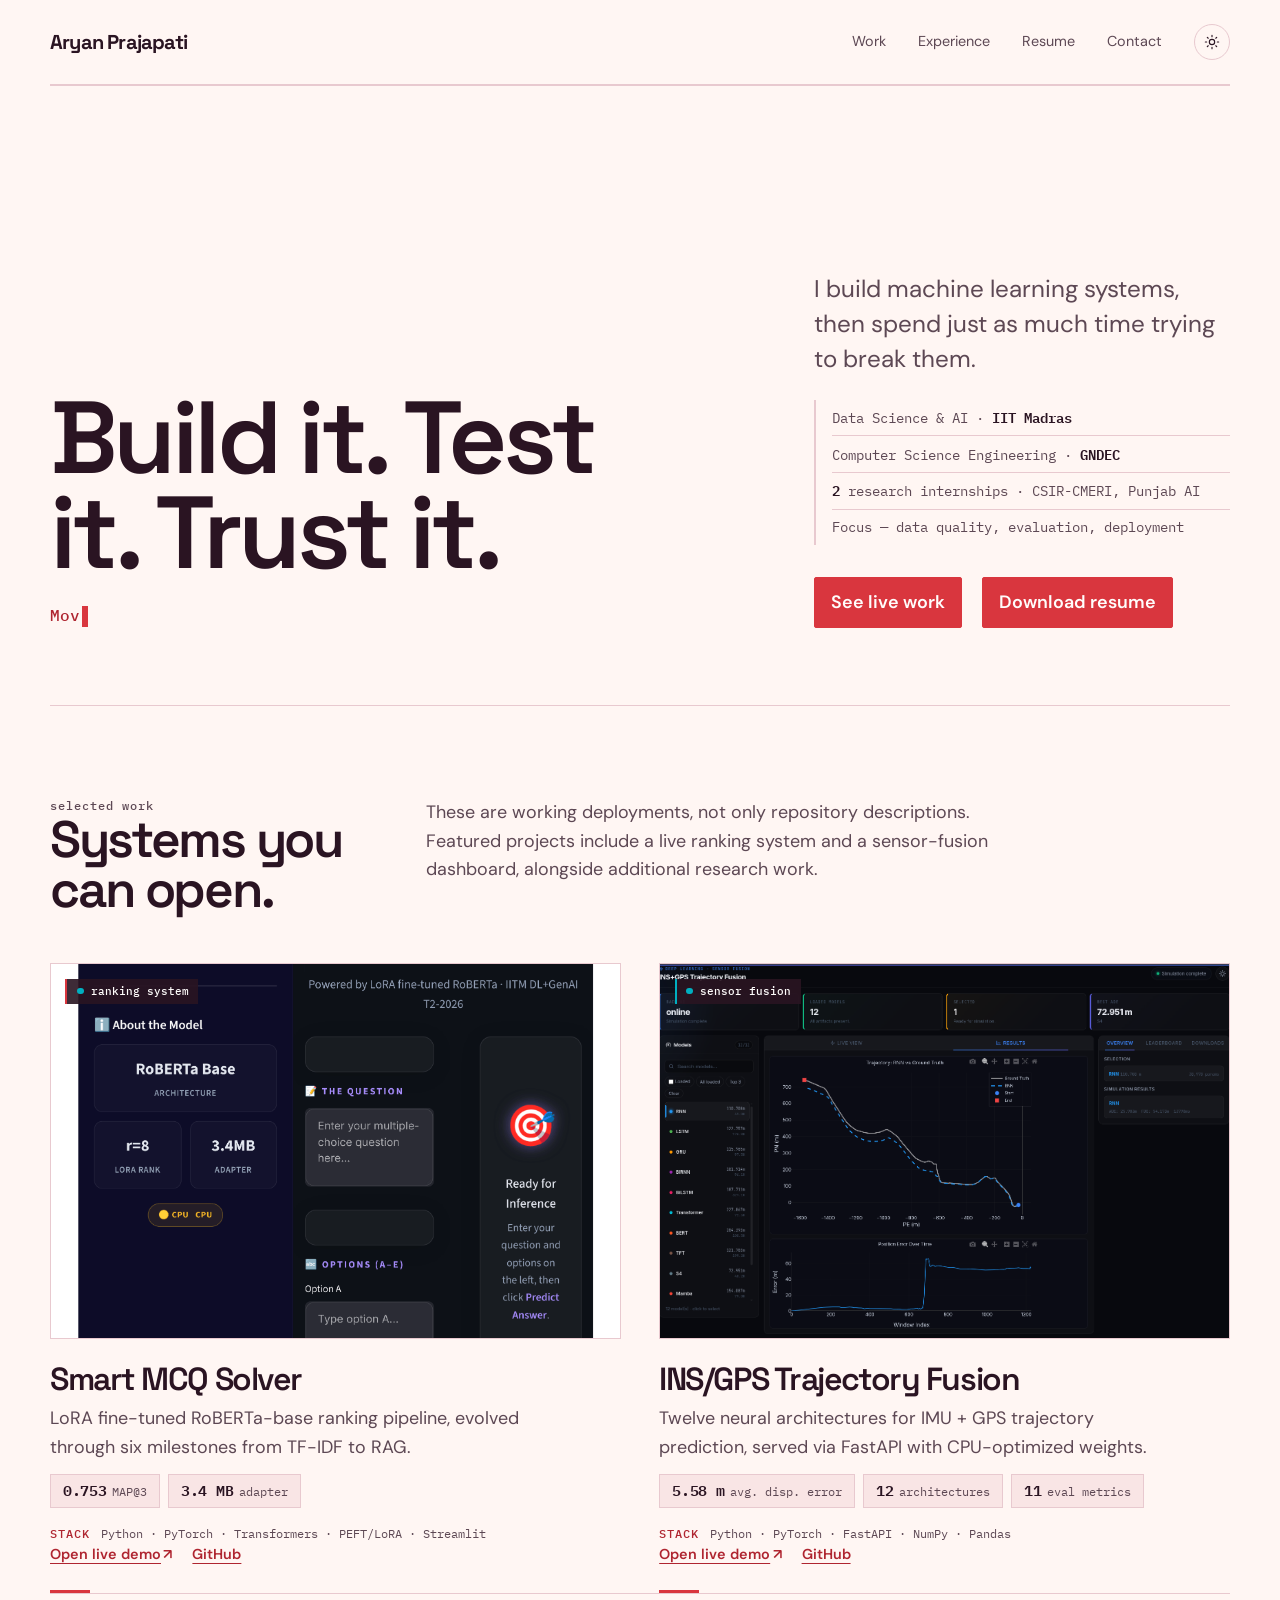
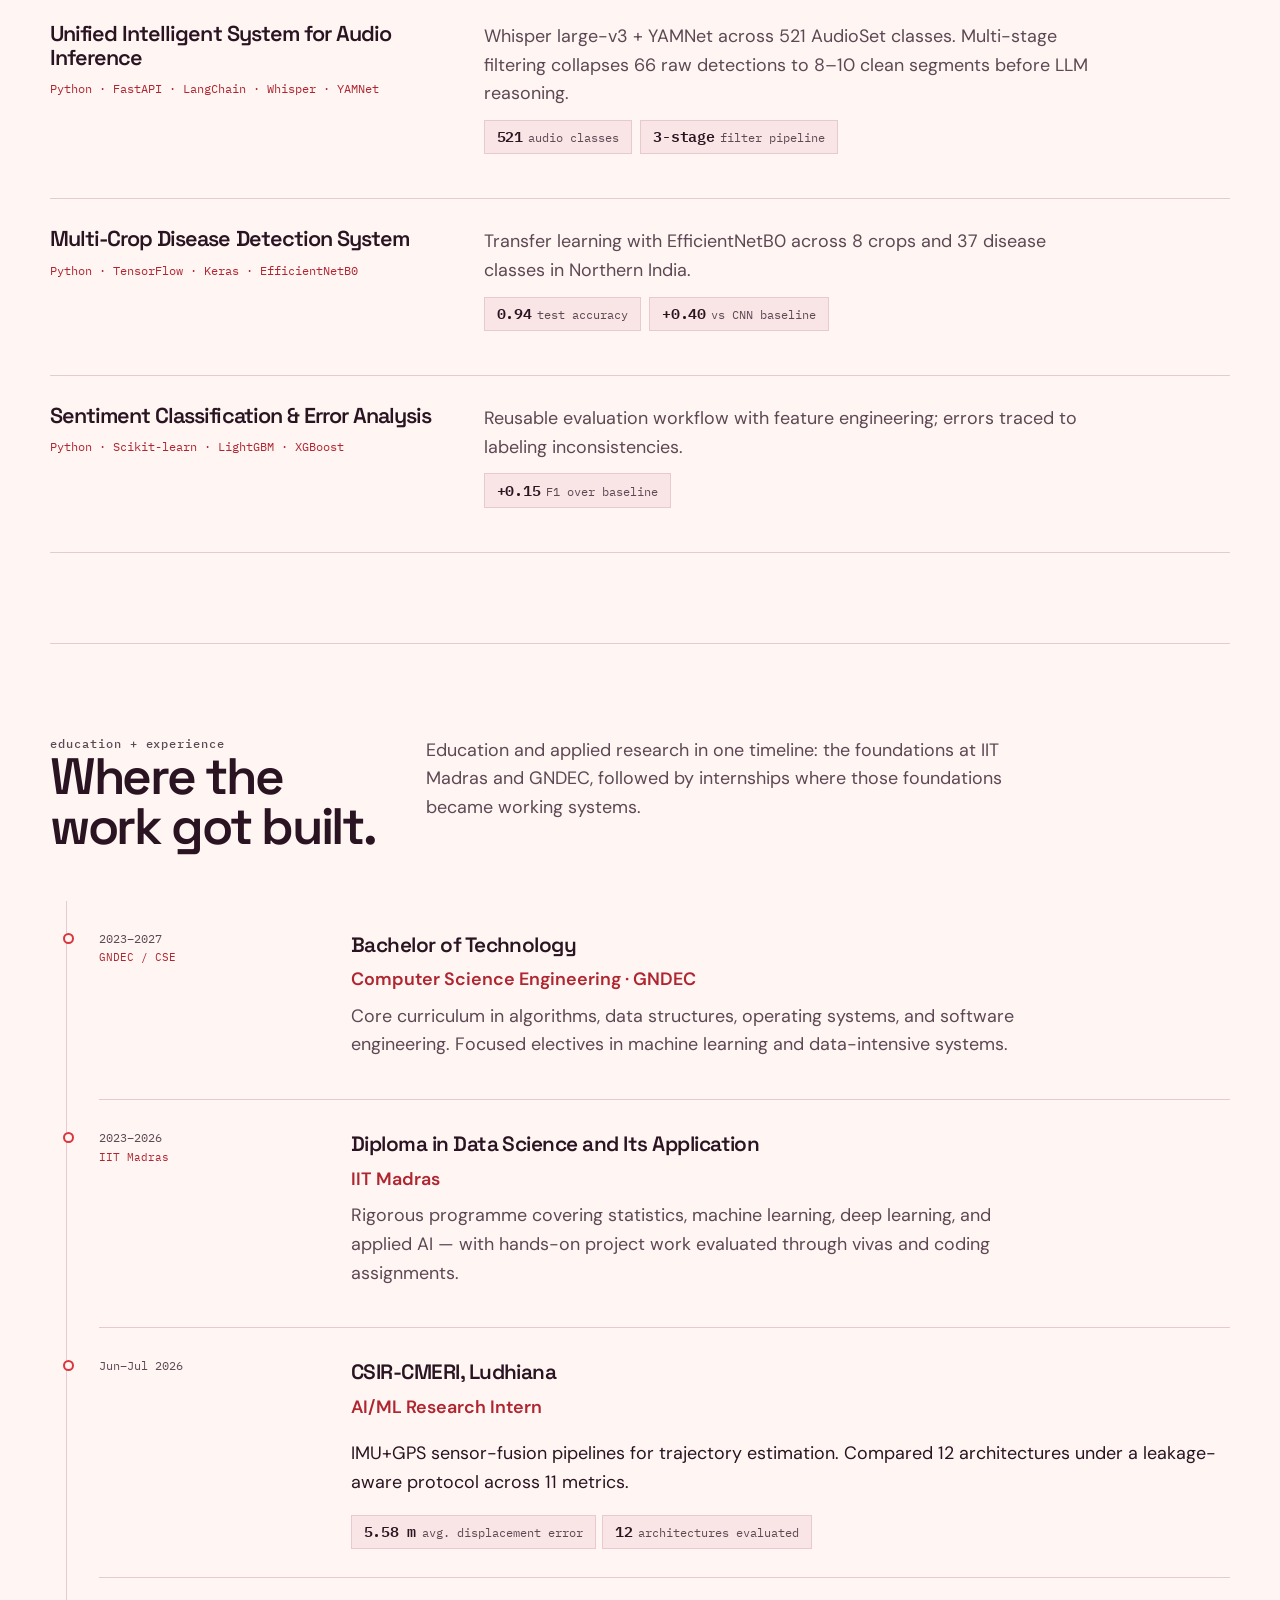
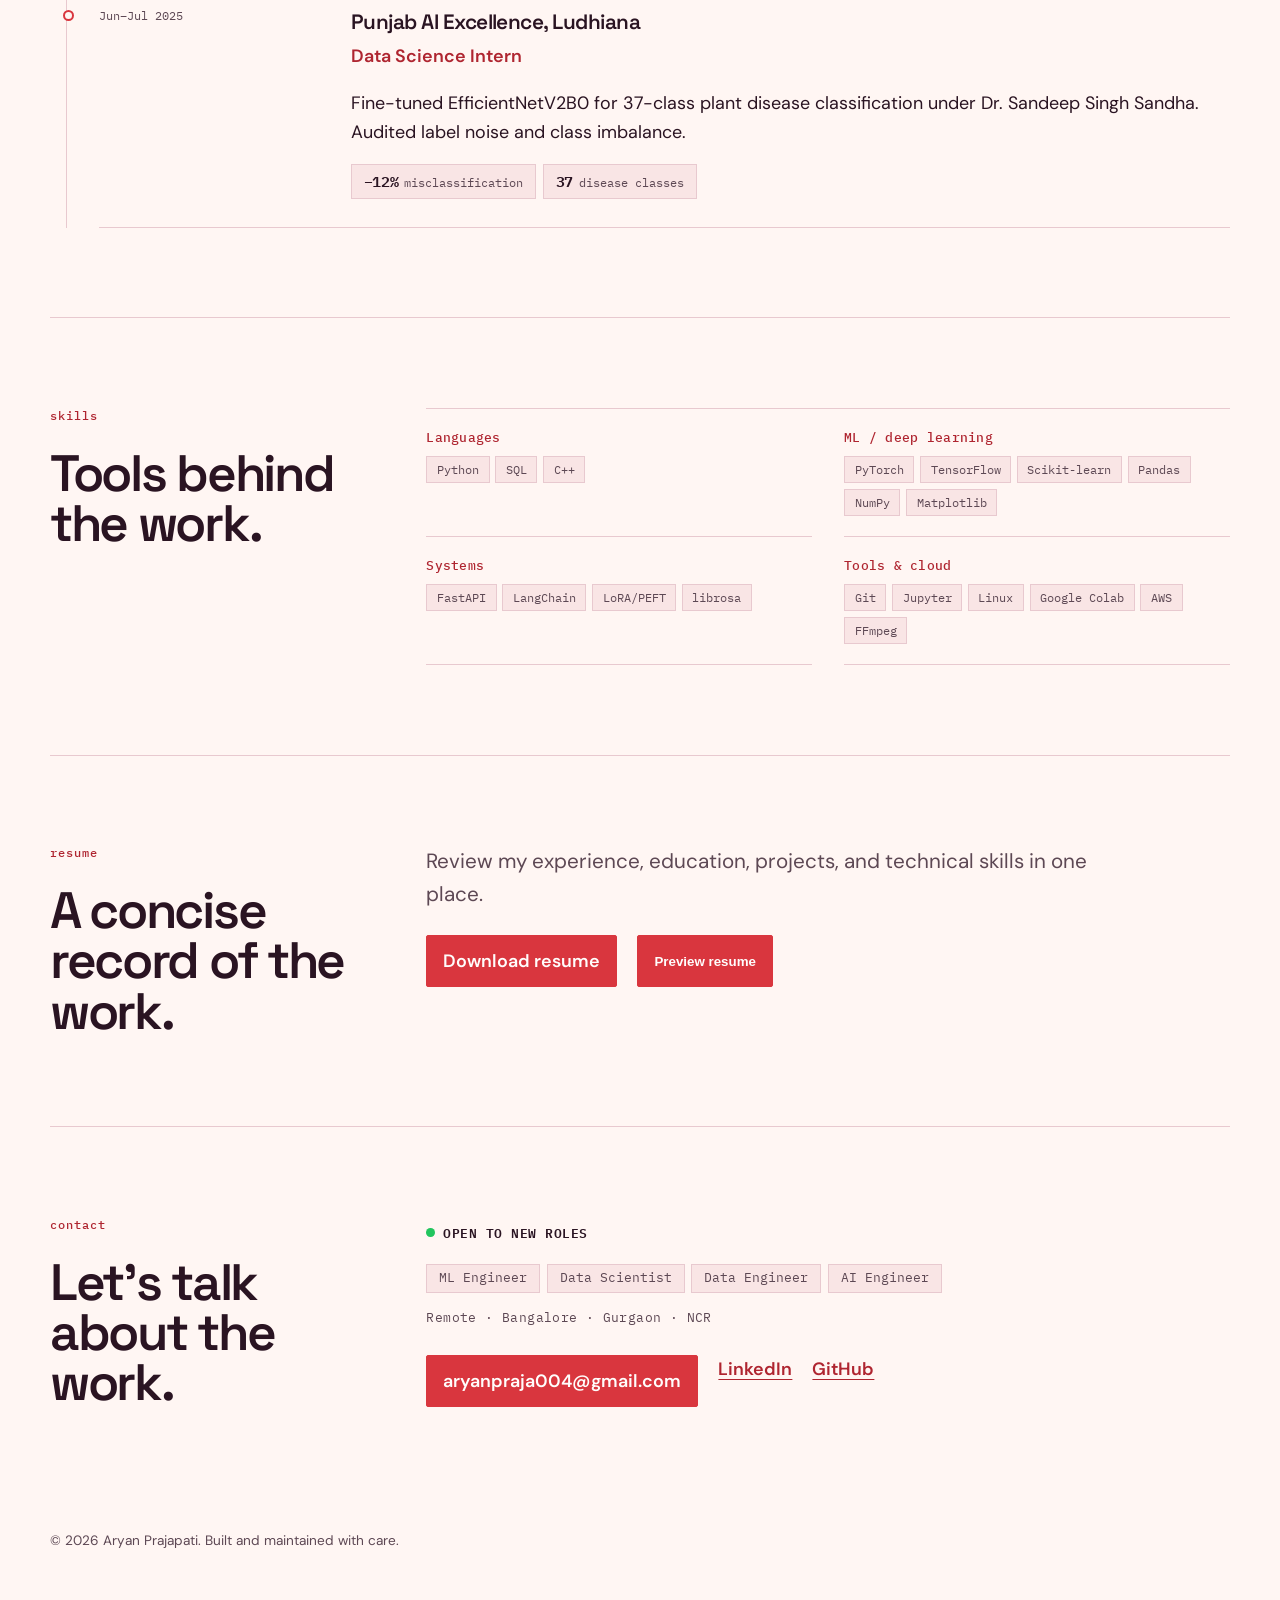
<file: index.html>
<!doctype html>
<html lang="en">
<head>
  <meta charset="utf-8">
  <meta name="viewport" content="width=device-width, initial-scale=1">
  <title>Aryan Prajapati — Machine Learning Systems</title>
  <meta name="description" content="Aryan Prajapati builds and evaluates machine learning systems, from sensor fusion pipelines to live ranking applications.">

  <!-- Open Graph -->
  <meta property="og:type" content="website">
  <meta property="og:title" content="Aryan Prajapati — Machine Learning Systems">
  <meta property="og:description" content="Building and evaluating ML systems — from sensor fusion pipelines to live ranking applications.">
  <meta property="og:url" content="https://aryan-prajapati004.github.io/">
  <meta property="og:image" content="https://aryan-prajapati004.github.io/ins_gps.png">
  <meta property="og:site_name" content="Aryan Prajapati">

  <!-- Twitter Card -->
  <meta name="twitter:card" content="summary_large_image">
  <meta name="twitter:title" content="Aryan Prajapati — Machine Learning Systems">
  <meta name="twitter:description" content="Building and evaluating ML systems — from sensor fusion pipelines to live ranking applications.">
  <meta name="twitter:image" content="https://aryan-prajapati004.github.io/ins_gps.png">

  <!-- Canonical -->
  <link rel="canonical" href="https://aryan-prajapati004.github.io/">

  <!-- Favicon -->
  <link rel="icon" type="image/svg+xml" href="favicon.svg">

  <!-- Fonts -->
  <link rel="preconnect" href="https://fonts.googleapis.com">
  <link rel="preconnect" href="https://fonts.gstatic.com" crossorigin>
  <link href="https://fonts.googleapis.com/css2?family=DM+Sans:wght@400;500;600;700&family=IBM+Plex+Mono:wght@400;500&family=Space+Grotesk:wght@500;600;700&display=swap" rel="stylesheet">

  <!-- Stylesheet -->
  <link rel="stylesheet" href="style.css">

  <!-- Theme init — runs before first paint to prevent flash -->
  <script>
    (function() {
      var stored;
      try { stored = localStorage.getItem('aryan-portfolio-theme'); } catch(e) {}
      var theme = stored || (window.matchMedia('(prefers-color-scheme: dark)').matches ? 'dark' : 'light');
      document.documentElement.dataset.theme = theme;
    })();
  </script>

  <!-- JSON-LD Structured Data -->
  <script type="application/ld+json">
  {
    "@context": "https://schema.org",
    "@type": "Person",
    "name": "Aryan Prajapati",
    "url": "https://aryan-prajapati004.github.io",
    "jobTitle": "Machine Learning Engineer",
    "alumniOf": [
      {
        "@type": "CollegeOrUniversity",
        "name": "IIT Madras"
      },
      {
        "@type": "CollegeOrUniversity",
        "name": "GNDEC"
      }
    ],
    "sameAs": [
      "https://www.linkedin.com/in/aryanprajapati-508535287",
      "https://github.com/aryan-prajapati004"
    ]
  }
  </script>
</head>
<body>
  <a class="skip-link" href="#main-content">Skip to content</a>

  <div class="site-shell">
    <header class="site-header">
      <a class="wordmark" href="#top">Aryan Prajapati</a>
      <div class="header-actions">
        <nav class="site-nav" aria-label="Primary navigation">
          <a href="#work">Work</a>
          <a href="#experience">Experience</a>
          <a href="#resume">Resume</a>
          <a href="#contact">Contact</a>
        </nav>
        <button class="theme-toggle" type="button" aria-label="Switch to dark mode" aria-pressed="false">
          <svg class="theme-icon" viewBox="0 0 24 24" aria-hidden="true" focusable="false">
            <circle class="sun-icon" cx="12" cy="12" r="4"></circle>
            <path class="sun-icon" d="M12 2v2M12 20v2M4.93 4.93l1.41 1.41M17.66 17.66l1.41 1.41M2 12h2M20 12h2M4.93 19.07l1.41-1.41M17.66 6.34l1.41-1.41"></path>
            <path class="moon-icon" d="M20.5 15.2A8.5 8.5 0 0 1 8.8 3.5 8.5 8.5 0 1 0 20.5 15.2Z"></path>
          </svg>
        </button>
      </div>
    </header>

    <main id="main-content">
      <section class="hero" id="top" aria-labelledby="intro-title">
        <div>
          <h1 id="intro-title">Build it. Test it. Trust it.</h1>
          <p class="typewriter"><span class="typewriter-text"></span><span class="typewriter-cursor" aria-hidden="true">▋</span></p>
        </div>
        <div class="hero-aside">
          <p class="hero-lede">I build machine learning systems, then spend just as much time trying to break them.</p>
          <ul class="hero-signals" aria-label="Key credentials">
            <li>Data Science &amp; AI · <strong>IIT Madras</strong></li>
            <li>Computer Science Engineering · <strong>GNDEC</strong></li>
            <li><strong>2</strong> research internships · CSIR-CMERI, Punjab AI</li>
            <li>Focus — data quality, evaluation, deployment</li>
          </ul>
          <div class="hero-actions">
            <a class="button" href="#work">See live work</a>
            <a class="button" href="myresume.pdf" download="Aryan-Prajapati-Resume.pdf">Download resume</a>
          </div>
        </div>
      </section>

      <section id="work" aria-labelledby="work-title">
        <div class="section-heading">
          <div>
            <p class="section-kicker">selected work</p>
            <h2 id="work-title">Systems you can open.</h2>
          </div>
          <p>These are working deployments, not only repository descriptions. Featured projects include a live ranking system and a sensor-fusion dashboard, alongside additional research work.</p>
        </div>

        <div class="feature-grid">
          <article class="feature">
            <div class="feature-media">
              <span class="live-status">ranking system</span>
              <img src="SmartMCQSolver.png" alt="Smart MCQ Solver interface showing a RoBERTa Base model and question-entry workflow" loading="lazy">
            </div>
            <h3>Smart MCQ Solver</h3>
            <p>LoRA fine-tuned RoBERTa-base ranking pipeline, evolved through six milestones from TF-IDF to RAG.</p>
            <div class="evidence" aria-label="Smart MCQ Solver results">
              <span class="stat"><strong>0.753</strong> MAP@3</span>
              <span class="stat"><strong>3.4 MB</strong> adapter</span>
            </div>
            <p class="stack" aria-label="Smart MCQ Solver technology stack"><span class="stack-label">stack</span><span>Python · PyTorch · Transformers · PEFT/LoRA · Streamlit</span></p>
            <div class="feature-links">
              <a class="text-link" href="https://huggingface.co/spaces/Pro-aryan00/Smart-MCQ-Solver" target="_blank" rel="noopener noreferrer">Open live demo</a>
              <a class="text-link" href="https://github.com/aryan-prajapati004/Smart-MCQ-Solver" target="_blank" rel="noopener noreferrer">GitHub</a>
            </div>
          </article>

          <article class="feature">
            <div class="feature-media">
              <span class="live-status">sensor fusion</span>
              <img src="ins_gps.png" alt="INS and GPS Trajectory Fusion dashboard showing loaded models and trajectory comparison charts" loading="lazy">
            </div>
            <h3>INS/GPS Trajectory Fusion</h3>
            <p>Twelve neural architectures for IMU + GPS trajectory prediction, served via FastAPI with CPU-optimized weights.</p>
            <div class="evidence" aria-label="INS/GPS Trajectory Fusion results">
              <span class="stat"><strong>5.58 m</strong> avg. disp. error</span>
              <span class="stat"><strong>12</strong> architectures</span>
              <span class="stat"><strong>11</strong> eval metrics</span>
            </div>
            <p class="stack" aria-label="INS/GPS Trajectory Fusion technology stack"><span class="stack-label">stack</span><span>Python · PyTorch · FastAPI · NumPy · Pandas</span></p>
            <div class="feature-links">
              <a class="text-link" href="https://ins-gps-fusion-dashboard.onrender.com" target="_blank" rel="noopener noreferrer">Open live demo</a>
              <a class="text-link" href="https://github.com/aryan-prajapati004/INS-GPS-Sensor-Fusion" target="_blank" rel="noopener noreferrer">GitHub</a>
            </div>
          </article>
        </div>

        <div class="evidence-list" aria-label="Additional projects">
          <article class="evidence-row">
            <div>
              <h3>Unified Intelligent System for Audio Inference</h3>
              <span class="mono">Python · FastAPI · LangChain · Whisper · YAMNet</span>
            </div>
            <div>
              <p>Whisper large-v3 + YAMNet across 521 AudioSet classes. Multi-stage filtering collapses 66 raw detections to 8–10 clean segments before LLM reasoning.</p>
              <div class="evidence"><span class="stat"><strong>521</strong> audio classes</span><span class="stat"><strong>3-stage</strong> filter pipeline</span></div>
            </div>
          </article>
          <article class="evidence-row">
            <div>
              <h3>Multi-Crop Disease Detection System</h3>
              <span class="mono">Python · TensorFlow · Keras · EfficientNetB0</span>
            </div>
            <div>
              <p>Transfer learning with EfficientNetB0 across 8 crops and 37 disease classes in Northern India.</p>
              <div class="evidence"><span class="stat"><strong>0.94</strong> test accuracy</span><span class="stat"><strong>+0.40</strong> vs CNN baseline</span></div>
            </div>
          </article>
          <article class="evidence-row">
            <div>
              <h3>Sentiment Classification &amp; Error Analysis</h3>
              <span class="mono">Python · Scikit-learn · LightGBM · XGBoost</span>
            </div>
            <div>
              <p>Reusable evaluation workflow with feature engineering; errors traced to labeling inconsistencies.</p>
              <div class="evidence"><span class="stat"><strong>+0.15</strong> F1 over baseline</span></div>
            </div>
          </article>
        </div>
      </section>

      <section id="experience" aria-labelledby="experience-title">
        <div class="section-heading">
          <div>
            <p class="section-kicker">education + experience</p>
            <h2 id="experience-title">Where the work got built.</h2>
          </div>
          <p>Education and applied research in one timeline: the foundations at IIT Madras and GNDEC, followed by internships where those foundations became working systems.</p>
        </div>
        <div class="experience-list">
          <article class="role">
            <div class="role-date">2023–2027<br><span class="mono">GNDEC / CSE</span></div>
            <div>
              <h3>Bachelor of Technology</h3>
              <p class="role-title">Computer Science Engineering · GNDEC</p>
              <p>Core curriculum in algorithms, data structures, operating systems, and software engineering. Focused electives in machine learning and data-intensive systems.</p>
            </div>
          </article>
          <article class="role">
            <div class="role-date">2023–2026<br><span class="mono">IIT Madras</span></div>
            <div>
              <h3>Diploma in Data Science and Its Application</h3>
              <p class="role-title">IIT Madras</p>
              <p>Rigorous programme covering statistics, machine learning, deep learning, and applied AI — with hands-on project work evaluated through vivas and coding assignments.</p>
            </div>
          </article>
          <article class="role">
            <div class="role-date">Jun–Jul 2026</div>
            <div>
              <h3>CSIR-CMERI, Ludhiana</h3>
              <p class="role-title">AI/ML Research Intern</p>
              <p>IMU+GPS sensor-fusion pipelines for trajectory estimation. Compared 12 architectures under a leakage-aware protocol across 11 metrics.</p>
              <div class="role-result"><span class="stat"><strong>5.58 m</strong> avg. displacement error</span><span class="stat"><strong>12</strong> architectures evaluated</span></div>
            </div>
          </article>
          <article class="role">
            <div class="role-date">Jun–Jul 2025</div>
            <div>
              <h3>Punjab AI Excellence, Ludhiana</h3>
              <p class="role-title">Data Science Intern</p>
              <p>Fine-tuned EfficientNetV2B0 for 37-class plant disease classification under Dr. Sandeep Singh Sandha. Audited label noise and class imbalance.</p>
              <div class="role-result"><span class="stat"><strong>−12%</strong> misclassification</span><span class="stat"><strong>37</strong> disease classes</span></div>
            </div>
          </article>
        </div>
      </section>

      <section id="skills" aria-labelledby="skills-title">
        <div class="skills-layout">
          <div>
            <p class="section-kicker">skills</p>
            <h2 id="skills-title">Tools behind the work.</h2>
          </div>
          <div class="skill-grid">
            <div class="skill-group"><h3>Languages</h3><div class="skill-chips"><span>Python</span><span>SQL</span><span>C++</span></div></div>
            <div class="skill-group"><h3>ML / deep learning</h3><div class="skill-chips"><span>PyTorch</span><span>TensorFlow</span><span>Scikit-learn</span><span>Pandas</span><span>NumPy</span><span>Matplotlib</span></div></div>
            <div class="skill-group"><h3>Systems</h3><div class="skill-chips"><span>FastAPI</span><span>LangChain</span><span>LoRA/PEFT</span><span>librosa</span></div></div>
            <div class="skill-group"><h3>Tools &amp; cloud</h3><div class="skill-chips"><span>Git</span><span>Jupyter</span><span>Linux</span><span>Google Colab</span><span>AWS</span><span>FFmpeg</span></div></div>
          </div>
        </div>
      </section>

      <section id="resume" class="resume" aria-labelledby="resume-title">
        <div>
          <p class="section-kicker">resume</p>
          <h2 id="resume-title">A concise record of the work.</h2>
        </div>
        <div class="resume-copy">
          <p>Review my experience, education, projects, and technical skills in one place.</p>
          <div class="resume-actions">
            <a class="button" href="myresume.pdf" download="Aryan-Prajapati-Resume.pdf">Download resume</a>
            <button class="button" type="button" data-preview-toggle aria-controls="resume-preview" aria-expanded="false">Preview resume</button>
          </div>
        </div>
      </section>

      <!-- Native <dialog> for resume preview — focus trapping & Escape handled by the browser -->
      <dialog id="resume-preview" class="resume-preview" data-src="myresume.pdf#toolbar=1" aria-label="Resume preview">
        <div class="resume-preview-bar">
          <button class="button" type="button" data-preview-exit>Close preview</button>
        </div>
        <iframe title="Resume preview"></iframe>
      </dialog>

      <section id="contact" class="contact" aria-labelledby="contact-title">
        <div>
          <p class="section-kicker">contact</p>
          <h2 id="contact-title">Let's talk about the work.</h2>
        </div>
        <div class="contact-copy">
          <div class="availability">
            <span class="avail-dot" aria-hidden="true"></span>
            <span>Open to new roles</span>
          </div>
          <div class="contact-roles">
            <span>ML Engineer</span><span>Data Scientist</span><span>Data Engineer</span><span>AI Engineer</span>
          </div>
          <p class="contact-location">Remote · Bangalore · Gurgaon · NCR</p>
          <div class="contact-links">
            <a class="button" href="mailto:aryanpraja004@gmail.com">aryanpraja004@gmail.com</a>
            <a class="text-link" href="https://www.linkedin.com/in/aryanprajapati-508535287" target="_blank" rel="noopener noreferrer">LinkedIn</a>
            <a class="text-link" href="https://github.com/aryan-prajapati004" target="_blank" rel="noopener noreferrer">GitHub</a>
          </div>
        </div>
      </section>
    </main>

    <footer>Built and maintained by Aryan Prajapati.</footer>
  </div>

  <script defer src="main.js"></script>
</body>
</html>
</file>
<file: style.css>
:root {
  --porcelain: #fff6f3;
  --porcelain-deep: #f9e5e5;
  --aubergine: #2a1422;
  --aubergine-soft: #5d4854;
  --carmine: #d9363e;
  --carmine-dark: #af2530;
  --cyan: #00afc0;
  --dusty-rose: #e8c9cf;
  --white: #fffdfc;
  --live-surface: rgba(42, 20, 34, .9);
  --live-shadow: rgba(0, 175, 192, .55);
  --live-shadow-clear: rgba(0, 175, 192, 0);
  --max-width: 1180px;
  --gutter: clamp(1.25rem, 3vw, 3rem);
  --radius: 2px;
}

/* JS-toggled dark mode */
[data-theme="dark"] {
  --porcelain: #171217;
  --porcelain-deep: #241a23;
  --aubergine: #f8eeea;
  --aubergine-soft: #cebcc3;
  --carmine: #ef4b55;
  --carmine-dark: #ff7a80;
  --cyan: #39d6dd;
  --dusty-rose: #4c3440;
  --white: #fffdfc;
  --live-surface: rgba(15, 10, 17, .92);
  --live-shadow: rgba(57, 214, 221, .55);
  --live-shadow-clear: rgba(57, 214, 221, 0);
}

/* System-preference fallback (before JS loads) */
@media (prefers-color-scheme: dark) {
  :root:not([data-theme]) {
    --porcelain: #171217;
    --porcelain-deep: #241a23;
    --aubergine: #f8eeea;
    --aubergine-soft: #cebcc3;
    --carmine: #ef4b55;
    --carmine-dark: #ff7a80;
    --cyan: #39d6dd;
    --dusty-rose: #4c3440;
    --white: #fffdfc;
    --live-surface: rgba(15, 10, 17, .92);
    --live-shadow: rgba(57, 214, 221, .55);
    --live-shadow-clear: rgba(57, 214, 221, 0);
  }
}

* { box-sizing: border-box; }
html { scroll-behavior: smooth; }
body {
  margin: 0;
  background: var(--porcelain);
  color: var(--aubergine);
  font-family: 'DM Sans', sans-serif;
  font-size: 1.12rem;
  line-height: 1.6;
  -webkit-font-smoothing: antialiased;
}
img { display: block; max-width: 100%; }
a { color: inherit; }
a:focus-visible { outline: 3px solid var(--carmine); outline-offset: 4px; }
::selection { background: var(--carmine); color: var(--white); }

/* Skip-to-content link */
.skip-link {
  position: absolute;
  top: -100%;
  left: 1rem;
  z-index: 100;
  padding: .5rem 1rem;
  background: var(--carmine);
  color: var(--white);
  font-weight: 600;
  text-decoration: none;
  transition: top .2s ease;
}
.skip-link:focus {
  top: 1rem;
}

.site-shell { width: min(var(--max-width), calc(100% - (var(--gutter) * 2))); margin: 0 auto; }
.mono { font-family: 'IBM Plex Mono', monospace; }

.site-header {
  display: flex;
  align-items: center;
  justify-content: space-between;
  gap: 2rem;
  padding: 1.5rem 0;
  border-bottom: 1px solid var(--dusty-rose);
}
.wordmark { font-family: 'Space Grotesk', sans-serif; font-weight: 700; font-size: 112%; letter-spacing: -0.04em; text-decoration: none; }
.header-actions { display: flex; align-items: center; gap: clamp(1rem, 2.5vw, 2rem); }
.site-nav { display: flex; gap: clamp(1rem, 2.5vw, 2rem); font-size: .9rem; }
.site-nav a { text-decoration: none; color: var(--aubergine-soft); transition: color .18s ease, border-color .18s ease; }
.site-nav a[aria-current="page"] { color: var(--carmine-dark); border-bottom: 1px solid currentColor; }
.site-nav a:hover { color: var(--carmine); }
.theme-toggle { display: inline-grid; place-items: center; width: 2.25rem; height: 2.25rem; padding: 0; border: 1px solid var(--dusty-rose); border-radius: 50%; background: transparent; color: var(--aubergine); cursor: pointer; transition: background-color .2s ease, color .2s ease, border-color .2s ease, box-shadow .2s ease; }
.theme-toggle:hover { border-color: var(--carmine); color: var(--carmine); }
.theme-toggle:focus-visible { outline: 3px solid var(--carmine); outline-offset: 4px; }
.theme-icon { width: 1rem; height: 1rem; fill: none; stroke: currentColor; stroke-linecap: round; stroke-linejoin: round; stroke-width: 1.7; }
.moon-icon { display: none; }
[data-theme="dark"] .sun-icon { display: none; }
[data-theme="dark"] .moon-icon { display: block; }
.theme-icon .moon-cutout { fill: var(--porcelain); stroke: none; }

.hero {
  min-height: min(620px, 72vh);
  display: grid;
  grid-template-columns: minmax(0, 1.15fr) minmax(260px, .85fr);
  align-items: end;
  gap: 5rem;
  padding: clamp(4rem, 8vw, 7rem) 0 clamp(3rem, 6vw, 5rem);
  animation: hero-in .8s cubic-bezier(.2,.8,.2,1) both;
}
@keyframes hero-in {
  from { opacity: 0; transform: translateY(18px); }
  to { opacity: 1; transform: translateY(0); }
}
.section-kicker {
  margin: 0 0 1.5rem;
  color: var(--carmine-dark);
  font: 500 .75rem/1.4 'IBM Plex Mono', monospace;
  letter-spacing: .08em;
  text-transform: lowercase;
}
h1, h2, h3 { font-family: 'Space Grotesk', sans-serif; font-weight: 600; letter-spacing: -.045em; }
h1 { max-width: 10ch; margin: 0; font-size: clamp(3.4rem, 8vw, 7.5rem); line-height: .93; }
.typewriter { min-height: 1.5em; margin: 1.5rem 0 0; color: var(--carmine-dark); font: 500 clamp(.85rem, 1.3vw, 1rem)/1.4 'IBM Plex Mono', monospace; }
.typewriter-cursor { display: inline-block; margin-left: .15rem; color: var(--carmine); animation: cursor-blink .9s steps(1, end) infinite; }
@keyframes cursor-blink { 50% { opacity: 0; } }
.typewriter.crossfade .typewriter-text { display: inline-block; animation: phrase-fade 1.4s ease both; }
@keyframes phrase-fade { 0%, 100% { opacity: .35; } 20%, 80% { opacity: 1; } }
.hero-lede { max-width: 30rem; margin: 0 0 1.5rem; color: var(--aubergine-soft); font-size: clamp(1.23rem, 2vw, 1.51rem); line-height: 1.45; }
.hero-aside { align-self: end; padding-left: clamp(0rem, 4vw, 4rem); }
.hero-signals {
  list-style: none;
  margin: 0 0 2rem;
  padding: 0;
  border-left: 2px solid var(--dusty-rose);
  padding-left: 1rem;
  display: flex;
  flex-direction: column;
  gap: 0;
}
.hero-signals li {
  padding: .45rem 0;
  border-bottom: 1px solid var(--dusty-rose);
  color: var(--aubergine-soft);
  font: .85rem/1.5 'IBM Plex Mono', monospace;
  transition: border-color .2s ease, color .2s ease;
}
.hero-signals li:last-child { border-bottom: 0; }
.hero-signals li strong { color: var(--aubergine); font-weight: 600; }
.hero-signals li:hover { color: var(--aubergine); }
.hero-actions { display: flex; flex-wrap: wrap; gap: .75rem 1.25rem; margin-top: 2rem; }
.button, .text-link { font-weight: 600; text-decoration: none; }
.button { display: inline-flex; align-items: center; min-height: 2.75rem; padding: .65rem 1rem; border: 1px solid var(--carmine); border-radius: var(--radius); background: var(--carmine); color: var(--white); transition: background .18s ease, border-color .18s ease, transform .1s ease; }
.button:hover { background: var(--carmine-dark); border-color: var(--carmine-dark); }
.button:focus-visible { outline: 3px solid var(--carmine); outline-offset: 4px; }
.button:active { transform: scale(.97); }
.text-link { color: var(--carmine-dark); text-decoration: underline; text-decoration-thickness: 1px; text-underline-offset: .25em; }
.text-link:hover { color: var(--aubergine); }

section { padding: clamp(3.5rem, 7vw, 6rem) 0; border-top: 1px solid var(--dusty-rose); }
.section-heading { display: grid; grid-template-columns: minmax(180px, .6fr) minmax(0, 1.4fr); gap: 2rem; margin-bottom: 3rem; }
.section-heading h2 { max-width: 12ch; margin: 0; font-size: clamp(2.2rem, 4vw, 4.5rem); line-height: .98; }
.section-heading p { max-width: 38rem; margin: .15rem 0 0; color: var(--aubergine-soft); }

.feature-grid { display: grid; grid-template-columns: repeat(2, minmax(0, 1fr)); gap: clamp(1.5rem, 3vw, 3rem); }
.feature { min-width: 0; }
.feature-media { position: relative; overflow: hidden; aspect-ratio: 1.52 / 1; margin-bottom: 1.5rem; border: 1px solid var(--dusty-rose); background: var(--aubergine); }
.feature-media img { width: 100%; height: 100%; object-fit: cover; object-position: center; }
.feature:first-child .feature-media img { object-position: center 37%; }
.feature::after { content: ''; display: block; width: 2.5rem; height: 3px; margin-top: 1.5rem; background: var(--carmine); }
.live-status { position: absolute; top: .9rem; left: .9rem; display: inline-flex; align-items: center; gap: .45rem; padding: .35rem .6rem; background: var(--live-surface); color: var(--white); font: 500 .7rem 'IBM Plex Mono', monospace; }
.feature:first-child .live-status { border-left: 2px solid var(--carmine); }
.feature:nth-child(2) .live-status { border-left: 2px solid var(--cyan); }
.live-status::before { content: ''; width: .42rem; height: .42rem; border-radius: 50%; background: var(--cyan); box-shadow: 0 0 0 0 var(--live-shadow); animation: live-pulse 2s ease-out infinite; }
@keyframes live-pulse { 70% { box-shadow: 0 0 0 6px var(--live-shadow-clear); } 100% { box-shadow: 0 0 0 0 var(--live-shadow-clear); } }
.feature h3 { margin: 0 0 .5rem; font-size: clamp(1.45rem, 2.5vw, 2rem); line-height: 1.05; }
.feature p { max-width: 31rem; margin: 0; color: var(--aubergine-soft); }
.stack { display: flex; flex-wrap: wrap; align-items: baseline; gap: .45rem .7rem; margin: 0 0 1.25rem; color: var(--aubergine-soft); font: .78rem/1.5 'IBM Plex Mono', monospace; }
.stack-label { color: var(--carmine-dark); font-weight: 500; text-transform: uppercase; letter-spacing: .08em; }
.evidence { display: flex; flex-wrap: wrap; gap: .5rem; margin: .75rem 0 1rem; }
.stat { display: inline-flex; align-items: baseline; gap: .35rem; padding: .35rem .75rem; border: 1px solid var(--dusty-rose); background: var(--porcelain-deep); font: .78rem/1.4 'IBM Plex Mono', monospace; color: var(--aubergine-soft); transition: border-color .18s ease; }
.stat:hover { border-color: var(--carmine); }
.stat strong { color: var(--aubergine); font-size: .95rem; font-weight: 600; letter-spacing: -.02em; }
.feature-links { display: flex; flex-wrap: wrap; gap: .75rem 1.25rem; font-size: .9rem; }
.feature-links a:first-child::after { content: ' ↗'; display: inline-block; margin-left: .15rem; }

.evidence-list { border-top: 1px solid var(--dusty-rose); }
.evidence-row { display: grid; grid-template-columns: minmax(200px, .7fr) minmax(0, 1.3fr); gap: 2rem; padding: 1.75rem 0; border-bottom: 1px solid var(--dusty-rose); }
.evidence-row h3 { margin: 0; font-size: 1.35rem; line-height: 1.1; }
.evidence-row p { max-width: 38rem; margin: 0; color: var(--aubergine-soft); }
.evidence-row .mono { display: block; margin-top: .6rem; color: var(--carmine-dark); font-size: .75rem; }

.experience-list { position: relative; margin-left: 1rem; padding-left: 2rem; border-left: 1px solid var(--dusty-rose); }
.role { position: relative; display: grid; grid-template-columns: minmax(150px, .4fr) minmax(0, 1.6fr); gap: 2rem; padding: 1.75rem 0; border-bottom: 1px solid var(--dusty-rose); }
.role::before { content: ''; position: absolute; top: 2rem; left: calc(-2rem - 4px); width: 7px; height: 7px; border: 2px solid var(--carmine); border-radius: 50%; background: var(--porcelain); }
.role-date { color: var(--aubergine-soft); font: .78rem/1.5 'IBM Plex Mono', monospace; }
.role-date .mono { margin-top: .25rem; color: var(--carmine-dark); font-size: .7rem; }
.role h3 { margin: 0 0 .2rem; font-size: 1.3rem; letter-spacing: -.025em; }
.role-title { margin: 0 0 .5rem; color: var(--carmine-dark); font-weight: 600; }
.role p:last-child { max-width: 43rem; margin: 0 0 .75rem; color: var(--aubergine-soft); }
.role-result { display: flex; flex-wrap: wrap; gap: .4rem; margin-top: .25rem; }

.skills-layout { display: grid; grid-template-columns: minmax(180px, .6fr) minmax(0, 1.4fr); gap: 2rem; }
.skills-layout h2 { margin: 0; font-size: clamp(2.2rem, 4vw, 4.5rem); line-height: .98; }
.skill-grid { display: grid; grid-template-columns: repeat(2, minmax(0, 1fr)); gap: 0 2rem; border-top: 1px solid var(--dusty-rose); }
.skill-group { padding: 1.25rem 0; border-bottom: 1px solid var(--dusty-rose); }
.skill-group h3 { margin: 0 0 .6rem; color: var(--carmine-dark); font: 500 .8rem 'IBM Plex Mono', monospace; letter-spacing: .02em; }
.skill-group p { margin: 0; color: var(--aubergine-soft); }
.skill-chips { display: flex; flex-wrap: wrap; gap: .35rem; }
.skill-chips span {
  display: inline-block;
  padding: .25rem .6rem;
  border: 1px solid var(--dusty-rose);
  background: var(--porcelain-deep);
  color: var(--aubergine-soft);
  font: .78rem/1.4 'IBM Plex Mono', monospace;
  transition: border-color .18s ease, color .18s ease;
}
.skill-chips span:hover { border-color: var(--carmine); color: var(--aubergine); }

.resume { display: grid; grid-template-columns: minmax(180px, .6fr) minmax(0, 1.4fr); gap: 2rem; align-items: start; }
.resume h2 { max-width: 12ch; margin: 0; font-size: clamp(2.2rem, 4vw, 4.5rem); line-height: .98; }
.resume-copy { max-width: 42rem; }
.resume-copy p { margin: 0 0 1.5rem; color: var(--aubergine-soft); font-size: 1.29rem; }
.resume-actions { display: flex; flex-wrap: wrap; gap: .75rem 1.25rem; }

/* Native <dialog> resume preview */
.resume-preview {
  width: 100%;
  max-width: 1100px;
  height: calc(100vh - clamp(2rem, 8vw, 8rem));
  padding: 0;
  border: 1px solid var(--dusty-rose);
  background: var(--white);
  box-shadow: 0 1rem 3rem rgba(0, 0, 0, .3);
}
.resume-preview::backdrop {
  background: rgba(42, 20, 34, .82);
}
.resume-preview iframe {
  display: block;
  width: 100%;
  height: calc(100% - 3.5rem);
  border: 0;
}
.resume-preview .resume-preview-bar {
  display: flex;
  align-items: center;
  justify-content: flex-end;
  height: 3.5rem;
  padding: 0 1rem;
  border-bottom: 1px solid var(--dusty-rose);
}

.contact { display: grid; grid-template-columns: minmax(180px, .6fr) minmax(0, 1.4fr); gap: 2rem; align-items: start; }
.contact h2 { margin: 0; font-size: clamp(2.2rem, 4vw, 4.5rem); line-height: .98; }
.contact-copy { max-width: 42rem; }
.contact-copy p { margin: 0 0 1.5rem; color: var(--aubergine-soft); font-size: 1.29rem; }
.availability {
  display: inline-flex;
  align-items: center;
  gap: .5rem;
  margin-bottom: 1.25rem;
  font: 600 .8rem 'IBM Plex Mono', monospace;
  color: var(--aubergine);
  letter-spacing: .04em;
  text-transform: uppercase;
}
.avail-dot {
  width: .55rem;
  height: .55rem;
  border-radius: 50%;
  background: #22c55e;
  box-shadow: 0 0 0 0 rgba(34, 197, 94, .45);
  animation: avail-pulse 2.5s ease-out infinite;
}
@keyframes avail-pulse {
  0%   { box-shadow: 0 0 0 0 rgba(34, 197, 94, .5); }
  70%  { box-shadow: 0 0 0 7px rgba(34, 197, 94, 0); }
  100% { box-shadow: 0 0 0 0 rgba(34, 197, 94, 0); }
}
.contact-roles {
  display: flex;
  flex-wrap: wrap;
  gap: .4rem;
  margin-bottom: 1rem;
}
.contact-roles span {
  padding: .3rem .75rem;
  border: 1px solid var(--dusty-rose);
  background: var(--porcelain-deep);
  color: var(--aubergine-soft);
  font: .8rem/1.4 'IBM Plex Mono', monospace;
}
.contact-location {
  margin: 0 0 1.75rem !important;
  color: var(--aubergine-soft);
  font: .82rem/1.4 'IBM Plex Mono', monospace !important;
  font-size: .82rem !important;
  letter-spacing: .03em;
}
.contact-links { display: flex; flex-wrap: wrap; gap: .75rem 1.25rem; }
footer { padding: 2rem 0 4rem; color: var(--aubergine-soft); font-size: .85rem; }

@media (max-width: 760px) {
  .hero { min-height: auto; grid-template-columns: 1fr; gap: 2.5rem; padding-top: 5rem; }
  .hero-aside { padding-left: 0; }
  .section-heading, .skills-layout, .resume, .contact { grid-template-columns: 1fr; gap: 1rem; }
  .section-heading { margin-bottom: 2rem; }
  .section-heading h2, .skills-layout h2, .resume h2, .contact h2 { max-width: none; }
  .feature-grid { grid-template-columns: 1fr; gap: 3.5rem; }
  .evidence-row, .role { grid-template-columns: 1fr; gap: .6rem; }
  .skill-grid { gap: 0 1rem; }
}
@media (max-width: 480px) {
  .site-header { align-items: flex-start; }
  .site-nav { gap: .8rem; font-size: .8rem; }
  h1 { font-size: clamp(3rem, 16vw, 4.5rem); }
  .skill-grid { grid-template-columns: 1fr; }
  .feature-media { aspect-ratio: 1.25 / 1; }
}
@media (prefers-reduced-motion: reduce) {
  html { scroll-behavior: auto; }
  *, *::before, *::after { animation-duration: .01ms !important; animation-iteration-count: 1 !important; transition-duration: .01ms !important; }
  .typewriter.crossfade .typewriter-text { animation: none; }
}
</file>
